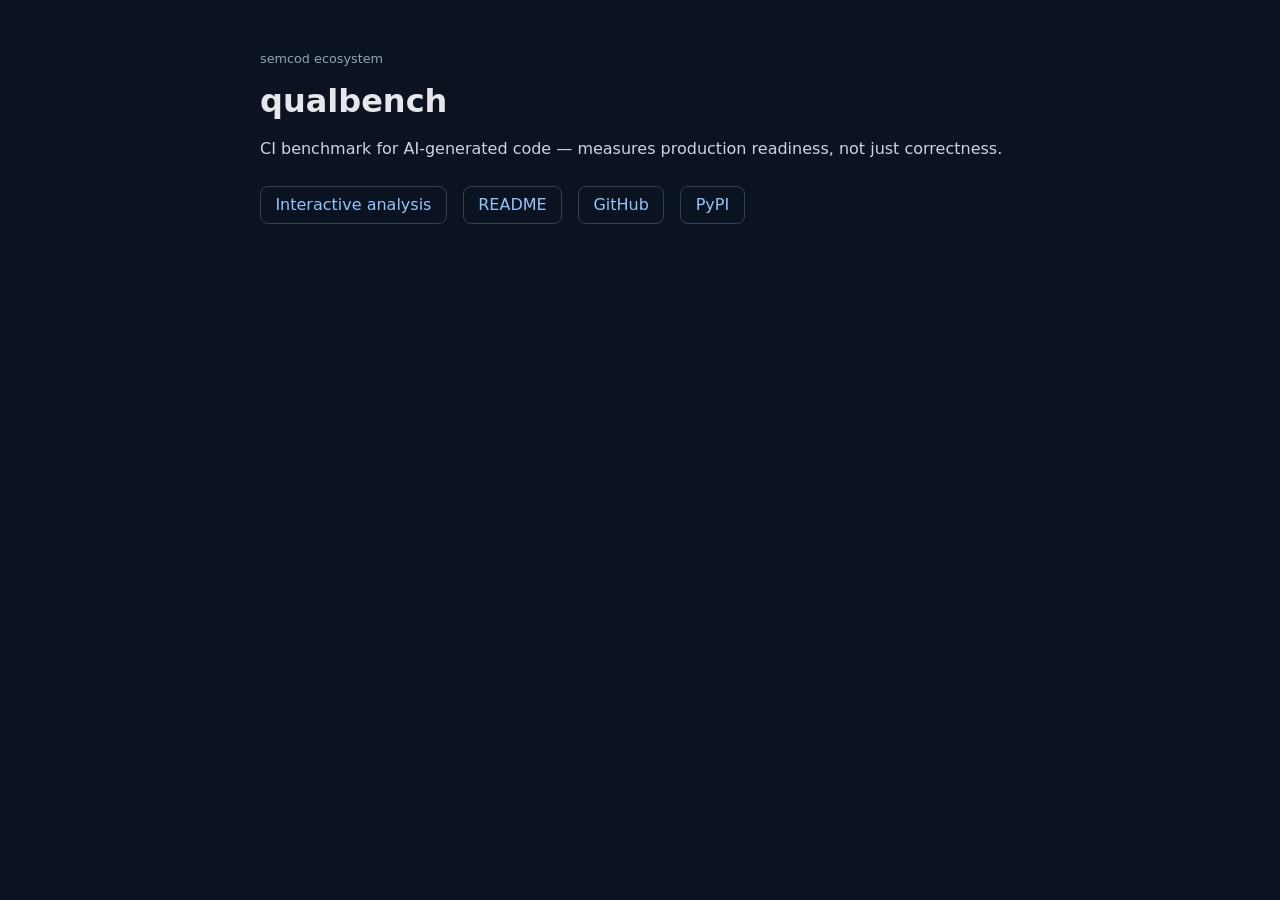
<file: index.html>
<!DOCTYPE html>
<html lang="en">
<head>
  <meta charset="UTF-8">
  <meta name="viewport" content="width=device-width, initial-scale=1.0">
  <title>qualbench · semcod</title>
  <meta name="description" content="CI benchmark for AI-generated code — measures production readiness, not just correctness.">
  <style>
    :root { color-scheme: light dark; }
    body { font-family: system-ui, -apple-system, Segoe UI, Roboto, sans-serif; margin: 0; background: #0b1220; color: #e5e7eb; }
    main { max-width: 760px; margin: 0 auto; padding: 3rem 1.25rem; }
    h1 { font-size: 2rem; margin: 0 0 0.75rem; }
    p { line-height: 1.6; color: #cbd5e1; }
    .links { display: flex; gap: 1rem; flex-wrap: wrap; margin-top: 1.5rem; }
    a { color: #93c5fd; text-decoration: none; border: 1px solid #334155; padding: 0.55rem 0.9rem; border-radius: 0.5rem; }
    a:hover { background: #111827; }
    .badge { display: inline-block; font-size: 0.8rem; color: #94a3b8; margin-bottom: 1rem; }
  </style>
</head>
<body>
  <main>
    <div class="badge">semcod ecosystem</div>
    <h1>qualbench</h1>
    <p>CI benchmark for AI-generated code — measures production readiness, not just correctness.</p>
    <div class="links">
      <a href="project/">Interactive analysis</a>
      <a href="README.md">README</a>
      <a href="https://github.com/semcod/qualbench">GitHub</a>
      <a href="https://pypi.org/project/qualbench/">PyPI</a>
    </div>
  </main>
</body>
</html>
</file>
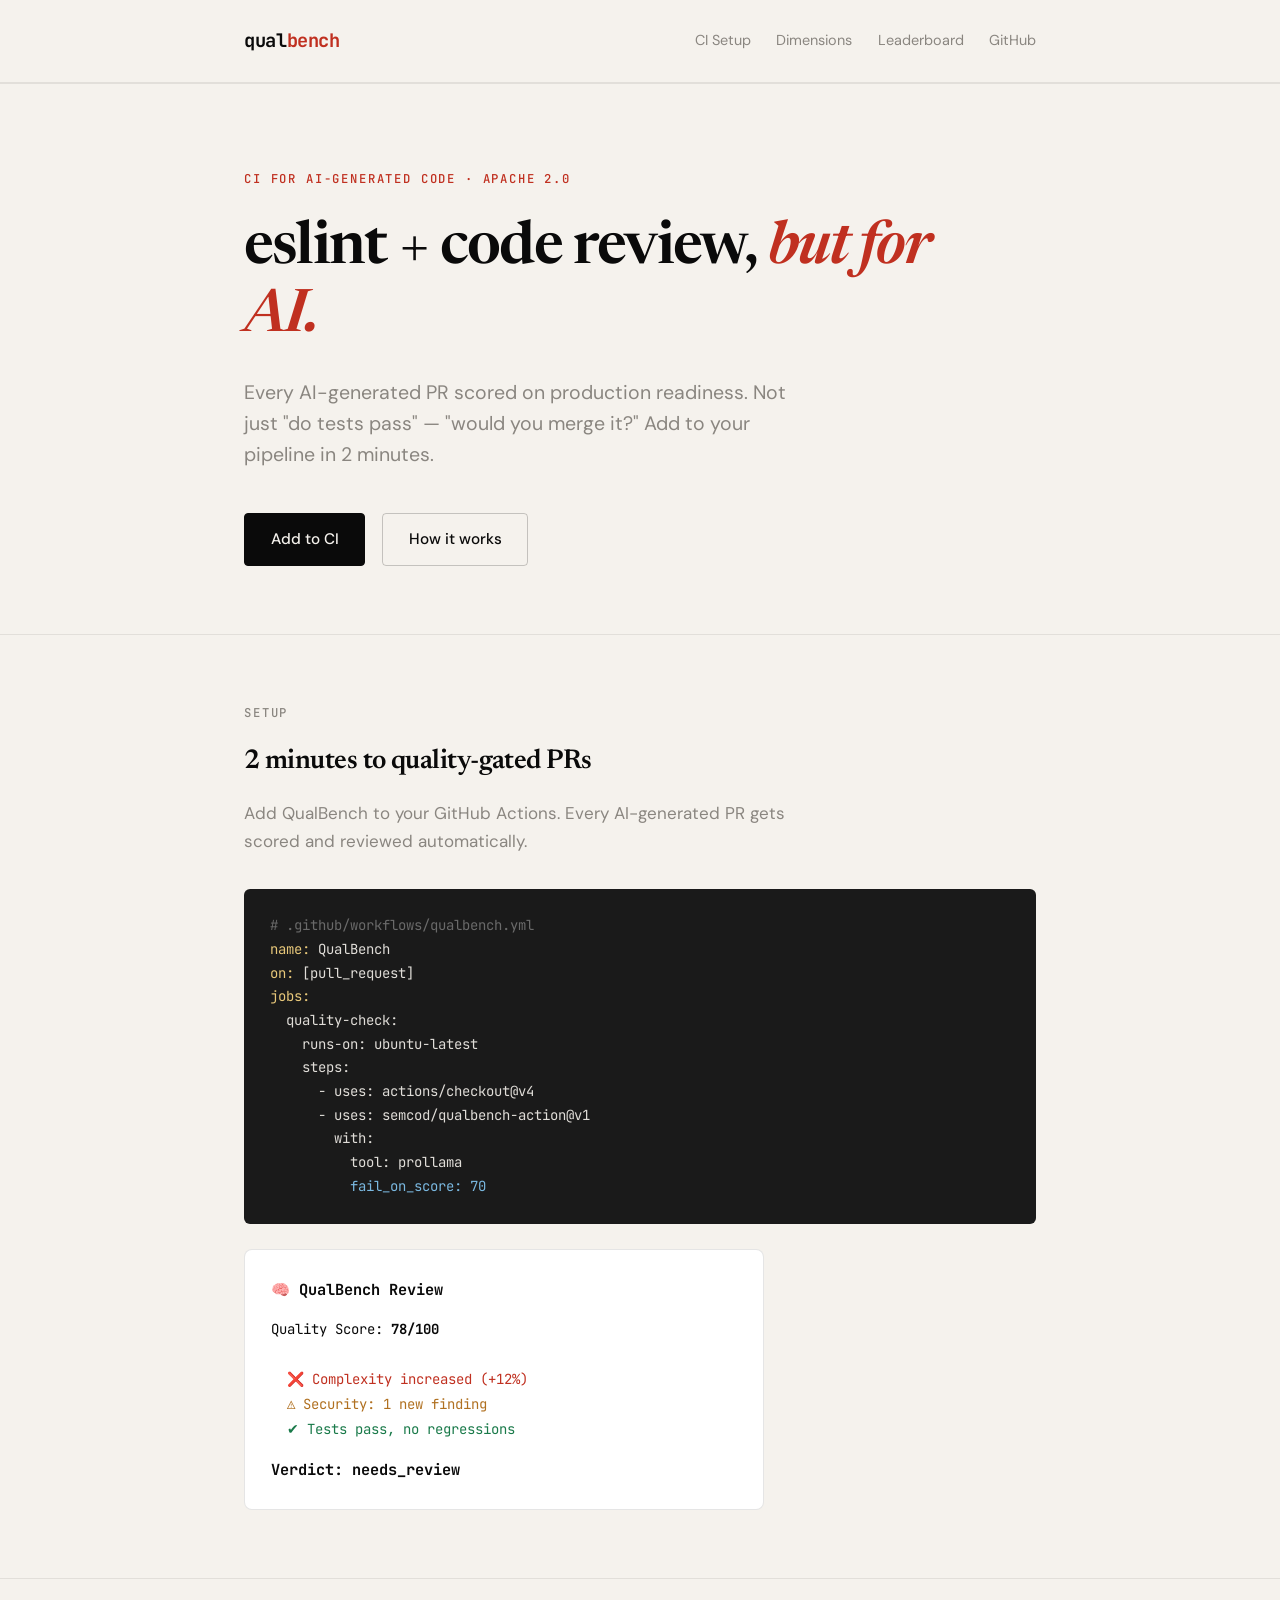
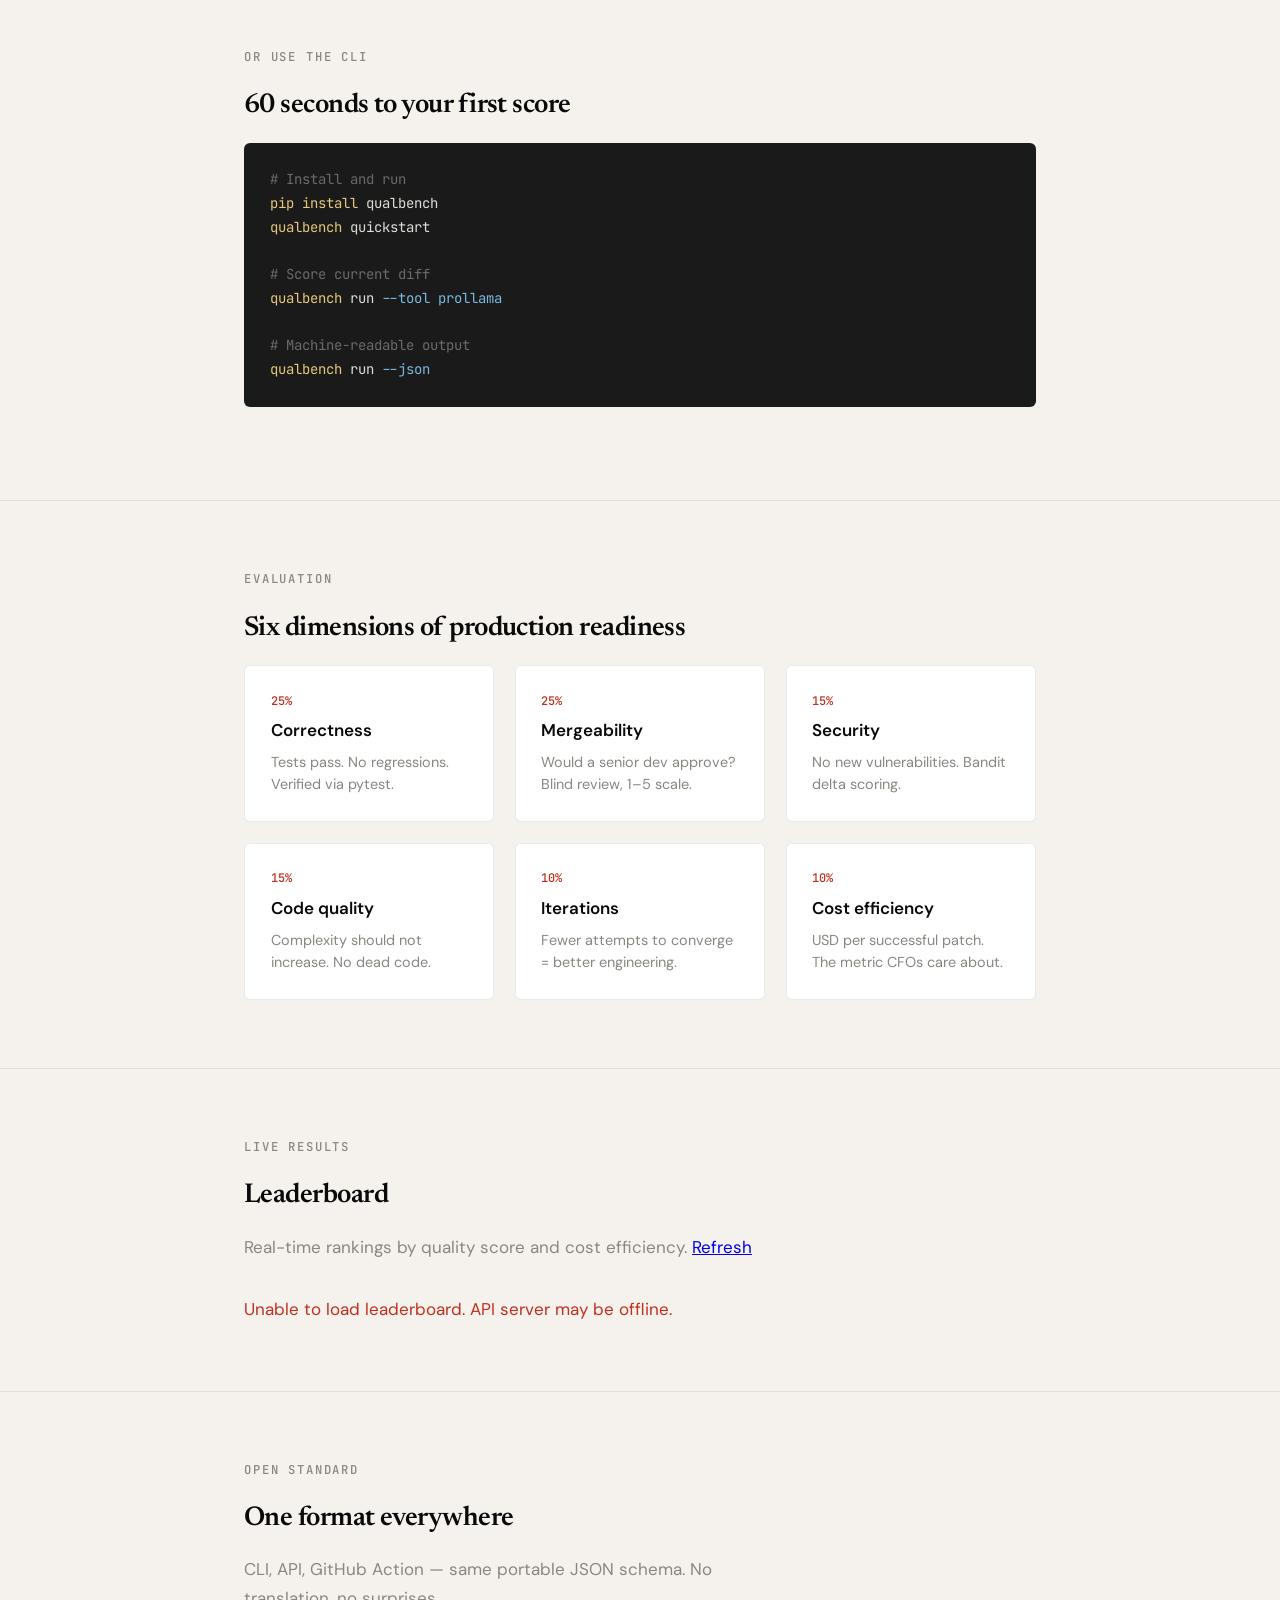
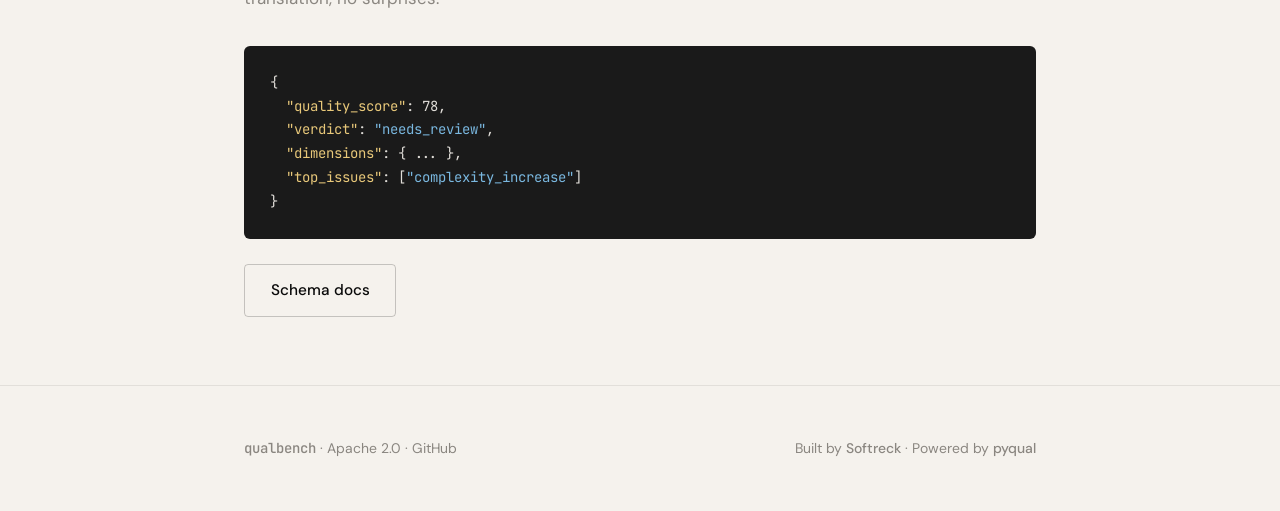
<file: www/index.html>
<!DOCTYPE html>
<html lang="en">
<head>
<meta charset="UTF-8">
<meta name="viewport" content="width=device-width, initial-scale=1.0">
<title>QualBench — CI for AI-Generated Code</title>
<meta name="description" content="eslint + code review, but for AI. Score every AI-generated PR on production readiness. Add to your pipeline in 2 minutes.">
<link rel="preconnect" href="https://fonts.googleapis.com">
<link href="https://fonts.googleapis.com/css2?family=JetBrains+Mono:wght@400;500;700&family=Newsreader:ital,wght@0,400;0,600;1,400&family=DM+Sans:wght@400;500;600&display=swap" rel="stylesheet">
<style>
*{margin:0;padding:0;box-sizing:border-box}
:root{--ink:#0a0a0a;--paper:#f5f2ed;--mid:#8a8680;--accent:#c03020;--green:#1a7a4a;--mono:'JetBrains Mono',monospace;--serif:'Newsreader',Georgia,serif;--sans:'DM Sans',system-ui,sans-serif}
html{font-size:17px;scroll-behavior:smooth}
body{background:var(--paper);color:var(--ink);font-family:var(--sans);line-height:1.65;-webkit-font-smoothing:antialiased}
.container{max-width:860px;margin:0 auto;padding:0 2rem}
nav{padding:1.5rem 0;border-bottom:1px solid rgba(0,0,0,.08)}
nav .container{display:flex;justify-content:space-between;align-items:center}
nav .logo{font-family:var(--mono);font-weight:700;font-size:1.1rem;text-decoration:none;color:var(--ink);letter-spacing:-.02em}
nav .logo span{color:var(--accent)}
nav .links{display:flex;gap:1.5rem;font-size:.85rem}
nav .links a{color:var(--mid);text-decoration:none;transition:color .2s}
nav .links a:hover{color:var(--ink)}
.hero{padding:5rem 0 4rem}
.hero .overline{font-family:var(--mono);font-size:.72rem;letter-spacing:.15em;text-transform:uppercase;color:var(--accent);margin-bottom:1.5rem;font-weight:500}
.hero h1{font-family:var(--serif);font-size:clamp(2.2rem,5.5vw,3.5rem);font-weight:600;line-height:1.15;letter-spacing:-.03em;max-width:700px;margin-bottom:1.5rem}
.hero h1 em{font-style:italic;color:var(--accent)}
.hero .subtitle{font-size:1.15rem;color:var(--mid);max-width:560px;line-height:1.6;margin-bottom:2.5rem}
.btn{display:inline-flex;align-items:center;gap:.5rem;padding:.75rem 1.5rem;font-size:.9rem;font-weight:500;text-decoration:none;border-radius:4px;transition:all .15s}
.btn-primary{background:var(--ink);color:var(--paper);border:1px solid var(--ink)}
.btn-primary:hover{background:#222}
.btn-ghost{background:transparent;color:var(--ink);border:1px solid rgba(0,0,0,.2)}
.btn-ghost:hover{border-color:var(--ink)}
section{padding:4rem 0;border-top:1px solid rgba(0,0,0,.08)}
.section-label{font-family:var(--mono);font-size:.72rem;letter-spacing:.15em;text-transform:uppercase;color:var(--mid);margin-bottom:1rem;font-weight:500}
h2{font-family:var(--serif);font-size:1.6rem;margin-bottom:.8rem;font-weight:600;letter-spacing:-.02em}
.desc{color:var(--mid);margin-bottom:2rem;max-width:560px}
pre{background:#1a1a1a;color:#e0ddd8;padding:1.5rem;border-radius:6px;overflow-x:auto;font-family:var(--mono);font-size:.82rem;line-height:1.7;margin-bottom:1.5rem}
pre .cmt{color:#6a6a6a}pre .cmd{color:#e8c87a}pre .flg{color:#7ab8e0}
.dim-grid{display:grid;grid-template-columns:repeat(auto-fit,minmax(240px,1fr));gap:1.2rem}
.dim-card{padding:1.5rem;border:1px solid rgba(0,0,0,.08);border-radius:6px;background:#fff;transition:border-color .2s}
.dim-card:hover{border-color:rgba(0,0,0,.2)}
.dim-weight{font-family:var(--mono);font-size:.7rem;color:var(--accent);margin-bottom:.3rem;font-weight:500}
.dim-name{font-weight:600;font-size:1rem;margin-bottom:.4rem}
.dim-desc{font-size:.85rem;color:var(--mid);line-height:1.55}
.pr-preview{background:#fff;border:1px solid rgba(0,0,0,.1);border-radius:8px;padding:1.5rem;font-family:var(--mono);font-size:.82rem;line-height:1.8;max-width:520px}
.pr-preview .title{font-weight:700;margin-bottom:.8rem;font-size:.9rem}
.pr-pass{color:var(--green)}
.pr-warn{color:#b07020}
.pr-fail{color:var(--accent)}
.pr-verdict{margin-top:.8rem;font-weight:700;font-size:.9rem}
footer{padding:3rem 0;border-top:1px solid rgba(0,0,0,.08);font-size:.82rem;color:var(--mid)}
footer .container{display:flex;justify-content:space-between;flex-wrap:wrap;gap:1rem}
footer a{color:var(--mid);text-decoration:none}
footer a:hover{color:var(--ink)}
@media(max-width:640px){.container{padding:0 1.2rem}.hero{padding:3rem 0 2.5rem}.dim-grid{grid-template-columns:1fr}footer .container{flex-direction:column;text-align:center}}
</style>
</head>
<body>
<nav><div class="container">
<a href="/" class="logo">qual<span>bench</span></a>
<div class="links">
<a href="#ci">CI Setup</a>
<a href="#dimensions">Dimensions</a>
<a href="#leaderboard">Leaderboard</a>
<a href="https://github.com/semcod/qualbench">GitHub</a>
</div>
</div></nav>

<section class="hero"><div class="container">
<div class="overline">CI for AI-generated code &middot; Apache 2.0</div>
<h1>eslint + code review, <em>but for AI.</em></h1>
<p class="subtitle">Every AI-generated PR scored on production readiness. Not just "do tests pass" — "would you merge it?" Add to your pipeline in 2 minutes.</p>
<div style="display:flex;gap:1rem;flex-wrap:wrap">
<a href="https://github.com/semcod/qualbench" class="btn btn-primary">Add to CI</a>
<a href="#dimensions" class="btn btn-ghost">How it works</a>
</div>
</div></section>

<section id="ci"><div class="container">
<div class="section-label">Setup</div>
<h2>2 minutes to quality-gated PRs</h2>
<p class="desc">Add QualBench to your GitHub Actions. Every AI-generated PR gets scored and reviewed automatically.</p>
<pre><span class="cmt"># .github/workflows/qualbench.yml</span>
<span class="cmd">name:</span> QualBench
<span class="cmd">on:</span> [pull_request]
<span class="cmd">jobs:</span>
  quality-check:
    runs-on: ubuntu-latest
    steps:
      - uses: actions/checkout@v4
      - uses: semcod/qualbench-action@v1
        with:
          tool: prollama
          <span class="flg">fail_on_score: 70</span></pre>
<div class="pr-preview">
<div class="title">🧠 QualBench Review</div>
<div>Quality Score: <strong>78/100</strong></div>
<br>
<div class="pr-fail">&nbsp;&nbsp;❌ Complexity increased (+12%)</div>
<div class="pr-warn">&nbsp;&nbsp;⚠ Security: 1 new finding</div>
<div class="pr-pass">&nbsp;&nbsp;✔ Tests pass, no regressions</div>
<div class="pr-verdict">Verdict: needs_review</div>
</div>
</div></section>

<section><div class="container">
<div class="section-label">Or use the CLI</div>
<h2>60 seconds to your first score</h2>
<pre><span class="cmt"># Install and run</span>
<span class="cmd">pip install</span> qualbench
<span class="cmd">qualbench</span> quickstart

<span class="cmt"># Score current diff</span>
<span class="cmd">qualbench</span> run <span class="flg">--tool prollama</span>

<span class="cmt"># Machine-readable output</span>
<span class="cmd">qualbench</span> run <span class="flg">--json</span></pre>
</div></section>

<section id="dimensions"><div class="container">
<div class="section-label">Evaluation</div>
<h2>Six dimensions of production readiness</h2>
<div class="dim-grid">
<div class="dim-card"><div class="dim-weight">25%</div><div class="dim-name">Correctness</div><div class="dim-desc">Tests pass. No regressions. Verified via pytest.</div></div>
<div class="dim-card"><div class="dim-weight">25%</div><div class="dim-name">Mergeability</div><div class="dim-desc">Would a senior dev approve? Blind review, 1–5 scale.</div></div>
<div class="dim-card"><div class="dim-weight">15%</div><div class="dim-name">Security</div><div class="dim-desc">No new vulnerabilities. Bandit delta scoring.</div></div>
<div class="dim-card"><div class="dim-weight">15%</div><div class="dim-name">Code quality</div><div class="dim-desc">Complexity should not increase. No dead code.</div></div>
<div class="dim-card"><div class="dim-weight">10%</div><div class="dim-name">Iterations</div><div class="dim-desc">Fewer attempts to converge = better engineering.</div></div>
<div class="dim-card"><div class="dim-weight">10%</div><div class="dim-name">Cost efficiency</div><div class="dim-desc">USD per successful patch. The metric CFOs care about.</div></div>
</div>
</div></section>

<section id="leaderboard"><div class="container">
<div class="section-label">Live results</div>
<h2>Leaderboard</h2>
<p class="desc">Real-time rankings by quality score and cost efficiency. <a href="#" onclick="loadLeaderboard(); return false;">Refresh</a></p>

<div id="leaderboard-loading" style="color:var(--mid);font-size:.9rem">Loading...</div>
<div id="leaderboard-error" style="color:var(--accent);display:none">Unable to load leaderboard. API server may be offline.</div>

<div id="leaderboard-content" style="display:none">
<div style="display:grid;grid-template-columns:1fr 1fr;gap:2rem;margin-top:1.5rem">
<div>
<h3 style="font-family:var(--mono);font-size:.8rem;margin-bottom:1rem">By Quality Score</h3>
<div id="by-quality" class="lb-list"></div>
</div>
<div>
<h3 style="font-family:var(--mono);font-size:.8rem;margin-bottom:1rem">By Cost Efficiency</h3>
<div id="by-cost" class="lb-list"></div>
</div>
</div>
</div>
</div></section>

<section><div class="container">
<div class="section-label">Open standard</div>
<h2>One format everywhere</h2>
<p class="desc">CLI, API, GitHub Action — same portable JSON schema. No translation, no surprises.</p>
<pre>{
  <span class="cmd">"quality_score"</span>: 78,
  <span class="cmd">"verdict"</span>: <span class="flg">"needs_review"</span>,
  <span class="cmd">"dimensions"</span>: { ... },
  <span class="cmd">"top_issues"</span>: [<span class="flg">"complexity_increase"</span>]
}</pre>
<a href="https://github.com/semcod/qualbench/blob/main/docs/schema.md" class="btn btn-ghost">Schema docs</a>
</div></section>

<style>
.lb-list{font-family:var(--mono);font-size:.85rem}
.lb-item{display:flex;justify-content:space-between;align-items:center;padding:.6rem 0;border-bottom:1px solid rgba(0,0,0,.06)}
.lb-rank{color:var(--mid);width:2rem}
.lb-tool{font-weight:500}
.lb-score{font-family:var(--mono)}
.lb-verdict{font-size:.75rem;margin-left:.5rem}
.verdict-ready{color:var(--green)}
.verdict-review{color:#b07020}
.verdict-fail{color:var(--accent)}
</style>

<script>
const API_URL = window.location.hostname === 'localhost' ? 'http://localhost:8000' : 'https://api.qualbench.com';

async function loadLeaderboard() {
  const loading = document.getElementById('leaderboard-loading');
  const error = document.getElementById('leaderboard-error');
  const content = document.getElementById('leaderboard-content');
  const byQuality = document.getElementById('by-quality');
  const byCost = document.getElementById('by-cost');

  loading.style.display = 'block';
  error.style.display = 'none';
  content.style.display = 'none';

  try {
    const resp = await fetch(`${API_URL}/api/v1/leaderboard`, {timeout: 5000});
    if (!resp.ok) throw new Error(`HTTP ${resp.status}`);
    const data = await resp.json();

    // Render quality ranking
    byQuality.innerHTML = data.by_quality.slice(0, 10).map((e, i) => {
      const vClass = e.verdict === 'ready_to_merge' ? 'verdict-ready' :
                     e.verdict === 'needs_review' ? 'verdict-review' : 'verdict-fail';
      const vIcon = e.verdict === 'ready_to_merge' ? '✔' : e.verdict === 'needs_review' ? '⚠' : '❌';
      return `<div class="lb-item">
        <span><span class="lb-rank">${i+1}.</span><span class="lb-tool">${e.tool}</span> <span class="lb-verdict ${vClass}">${vIcon}</span></span>
        <span class="lb-score">${Math.round(e.quality_score)}</span>
      </div>`;
    }).join('') || '<div style="color:var(--mid)">No results yet</div>';

    // Render cost efficiency ranking
    byCost.innerHTML = data.by_cost_efficiency.slice(0, 10).map((e, i) => {
      const costEff = e.verdict === 'not_merge_ready' ? '∞' :
                      `$${(e.cost_usd / Math.max(e.quality_score/100, 0.01)).toFixed(2)}/pt`;
      return `<div class="lb-item">
        <span><span class="lb-rank">${i+1}.</span><span class="lb-tool">${e.tool}</span></span>
        <span class="lb-score">${costEff}</span>
      </div>`;
    }).join('') || '<div style="color:var(--mid)">No results yet</div>';

    loading.style.display = 'none';
    content.style.display = 'block';
  } catch (err) {
    loading.style.display = 'none';
    error.style.display = 'block';
    console.error('Leaderboard load failed:', err);
  }
}

// Auto-load on page load
if (document.getElementById('leaderboard')) {
  loadLeaderboard();
}
</script>

<footer><div class="container">
<div><span style="font-family:var(--mono);font-weight:500">qualbench</span> &middot; Apache 2.0 &middot; <a href="https://github.com/semcod/qualbench">GitHub</a></div>
<div>Built by <a href="https://softreck.com" style="font-weight:500">Softreck</a> &middot; Powered by <a href="https://github.com/semcod/pyqual" style="font-weight:500">pyqual</a></div>
</div></footer>
</body>
</html>
</file>
